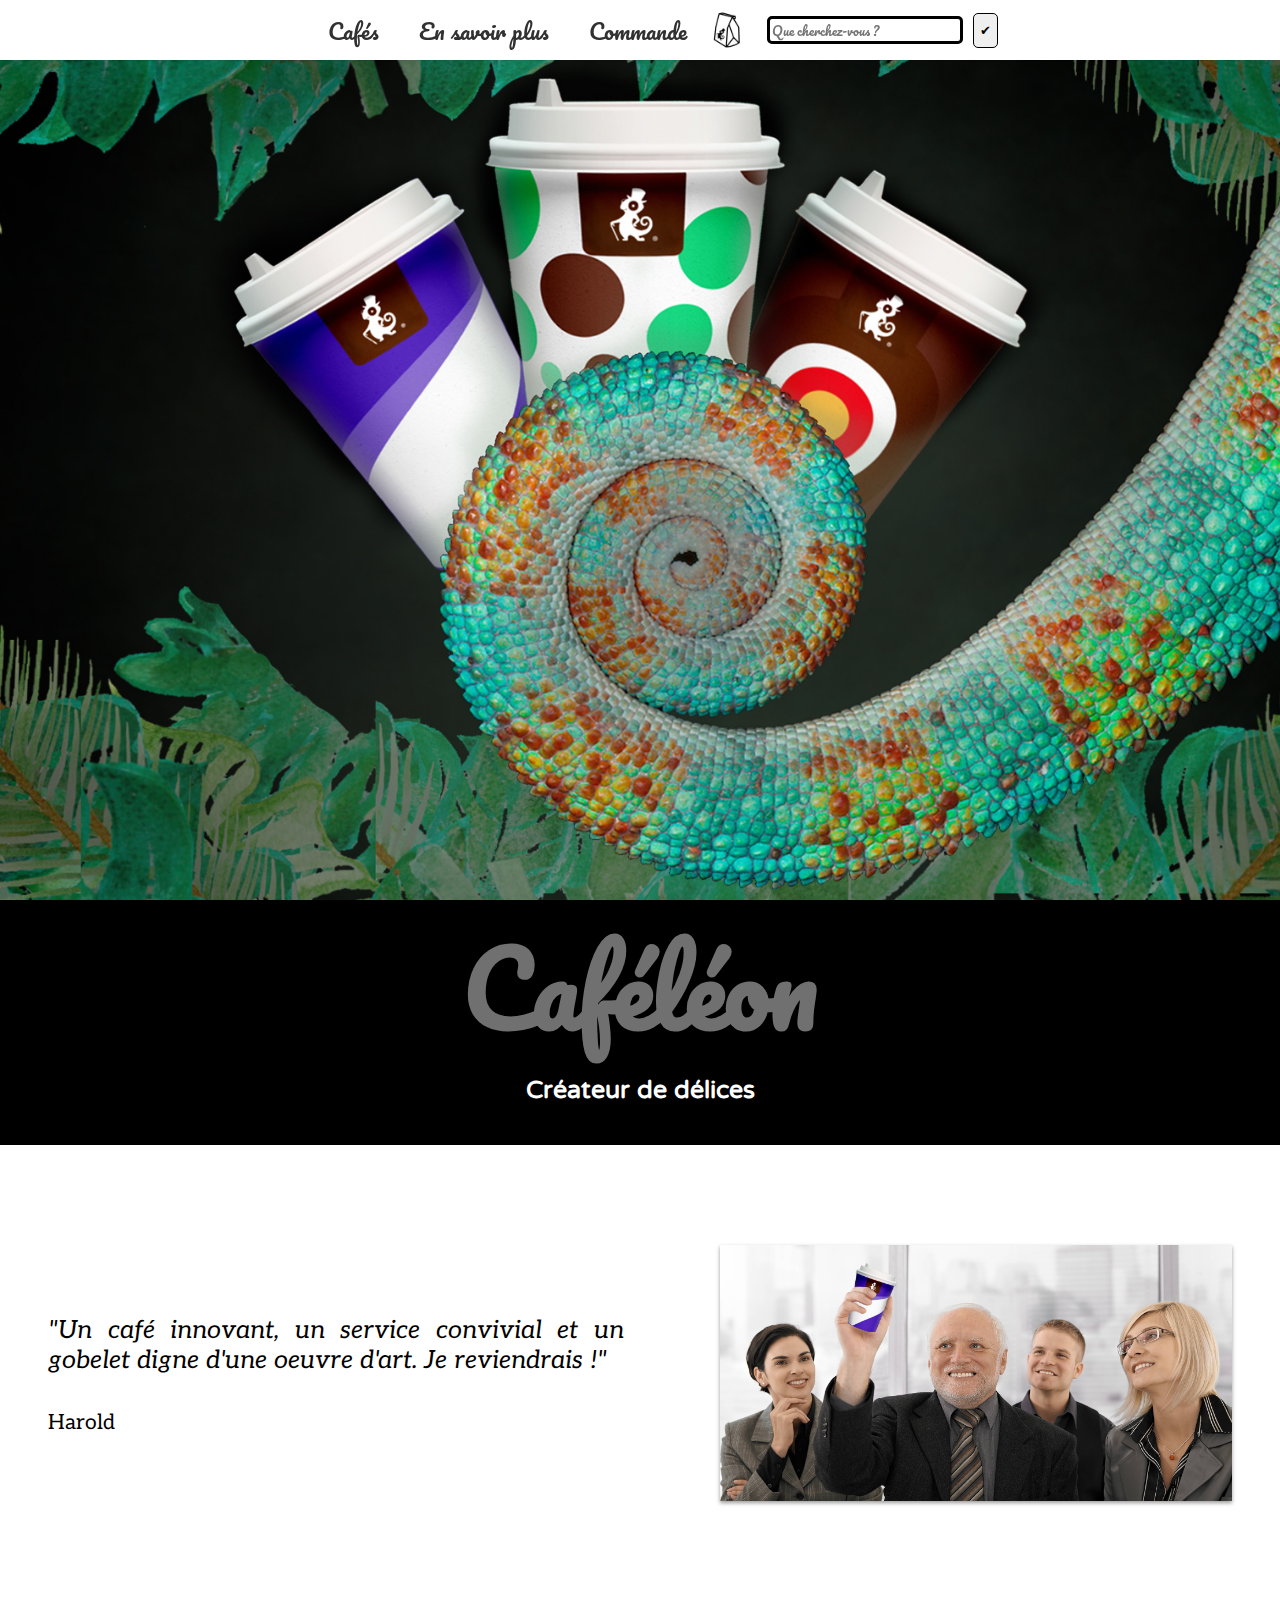
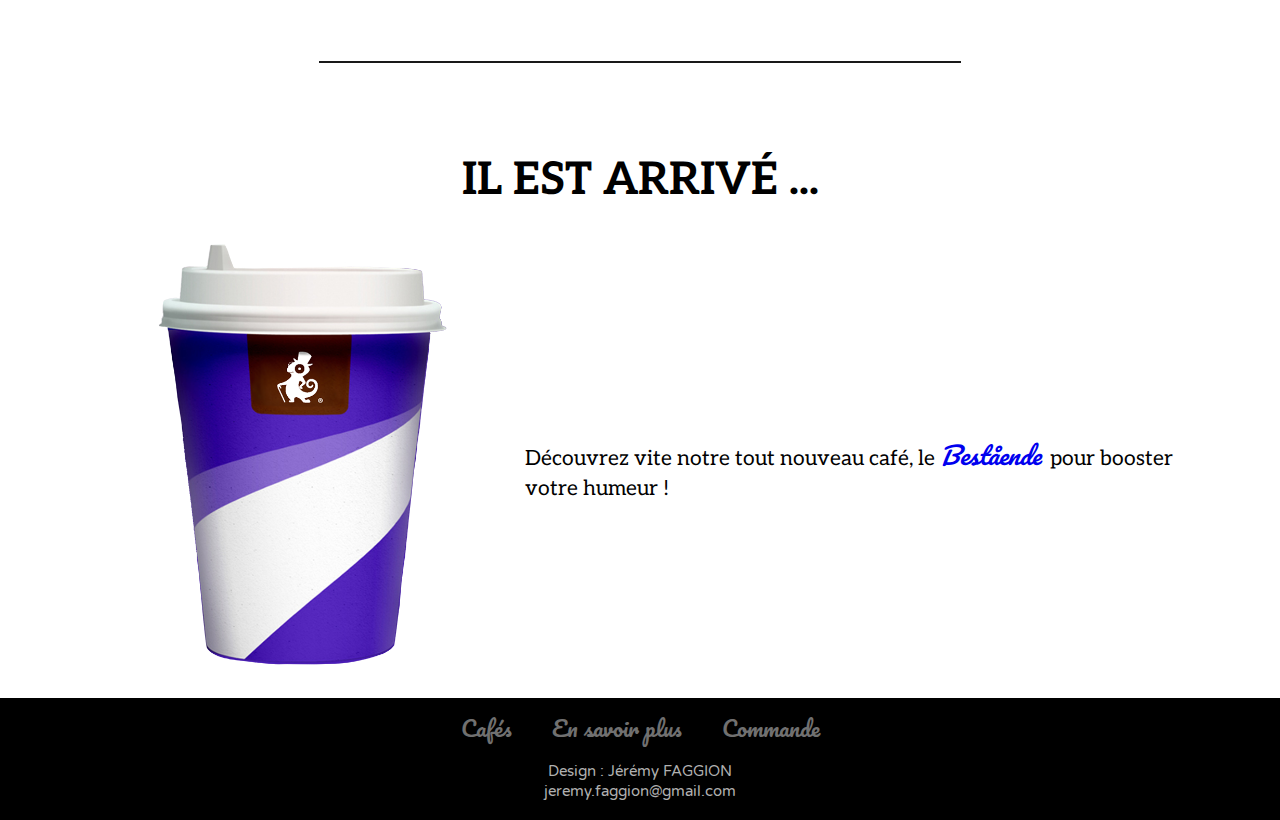
<file: CAFÉLÉON/index.html>
<!DOCTYPE html>
<html lang="fr">
<head>
	<meta charset="utf-8">
	<title>Caféléon</title>
	<link rel="icon" href="style/images/PurpleCafe.png">
	<link rel="stylesheet" href="style/style.css">
</head>

<body>
<img id="symbole-plus" src="style/images/plus.png" alt="symbole menu">
<div class="jungle"></div>
<div class="navbar">
	<nav class="nav-menu">
	  <ul class="choices">
	  	<li><a href="cafes.html">Cafés</a></li>
	  	<li><a href="infos.html">En savoir plus</a></li>
			<li><a href="commande.html">Commande</a></li>
			<li><a href="commande.html"><img id="panier" src="style/images/panier.png" alt="Panier"></a></li>
			<li>
				<div class="wrap">
		    	<div class="search">
			      <input type="text" class="searchTerm" placeholder="Que cherchez-vous ?">
			      <button type="submit" class="searchButton">
			      ✔
			     	</button>
		   		</div>
				</div>
			</li>
	  </ul>
	</nav>
</div>

<div class="punchline">
<h1>Caféléon</h1>
<h2>Créateur de délices</h2>
</div>

<main>
<div class="avis">
	<div class="harold">
	<p id="citation">"Un café innovant, un service convivial et un gobelet digne d'une oeuvre d'art. Je reviendrais !"</p>
	<p id="prenom">Harold</p>
	</div>
	<img id="image-harold" src="style/images/harold.jpg" alt="image harold">
</div>
<div class="trait">
<hr>
</div>

<div class="suspens">
<h1>Il est arrivé <i>.</i><i>.</i><i>.</i></h1>
</div>

<div class="promo">
	<img id="image-cafe" src="style/images/PurpleCafe.png" alt="Image de Café">
	<div class="texte-promo">
	  <p> Découvrez vite notre tout nouveau café, le <a href="cafes.html"><i>Bestående</i></a> pour booster votre humeur !</p>
	</div>
</div>
</main>

<footer>
<ul class="footer-choices">
	  	<li><a href="cafes.html">Cafés</a></li>
	  	<li><a href="infos.html">En savoir plus</a></li>
	  	<li><a href="commande.html">Commande</a></li>
</ul>
<p>Design : Jérémy FAGGION</p>
<p>jeremy.faggion@gmail.com</p>
</footer>

</body>
</html>
</file>
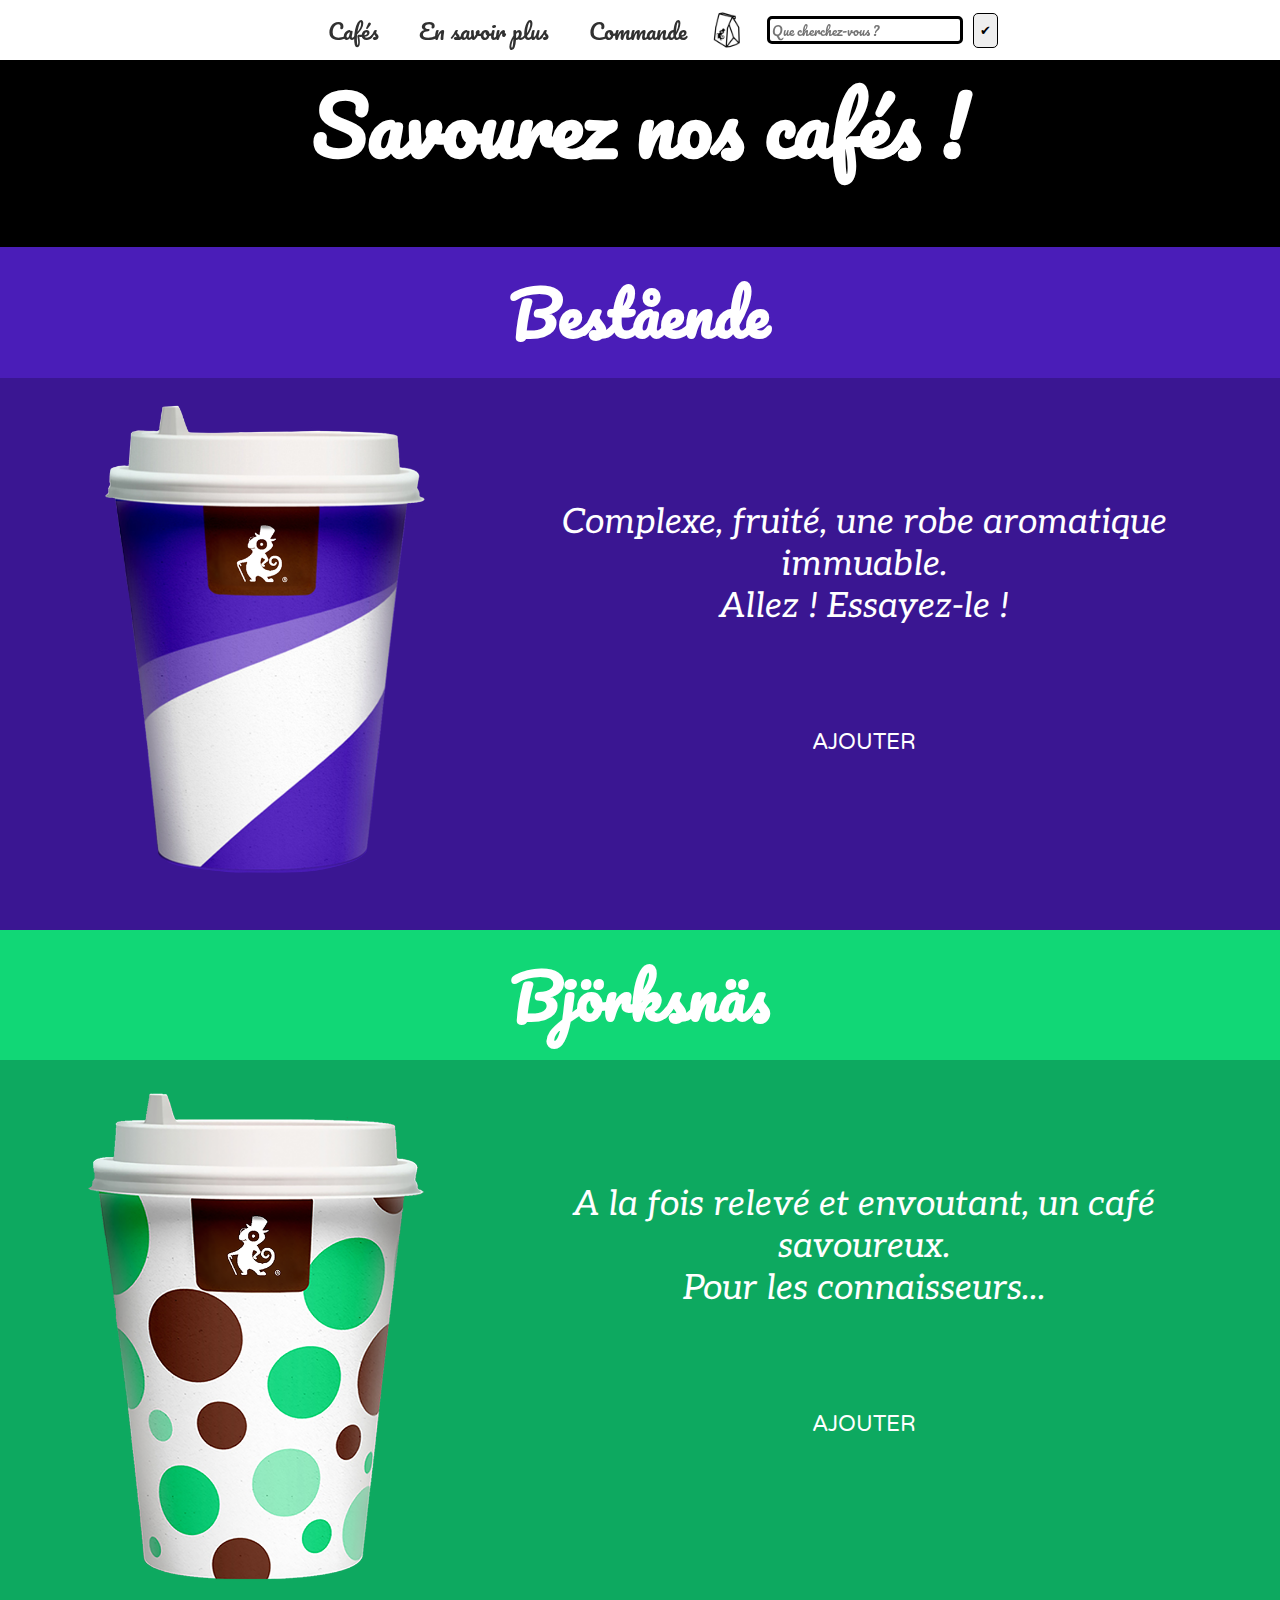
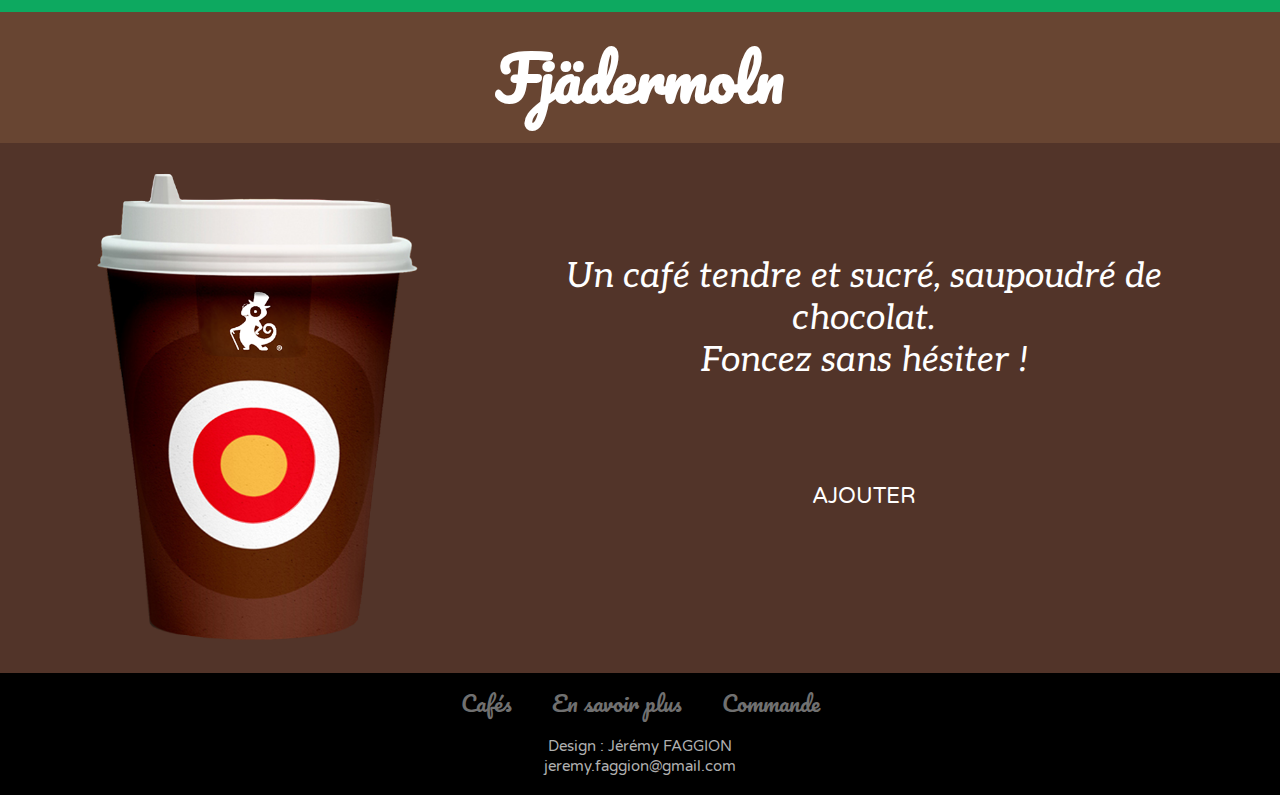
<file: CAFÉLÉON/cafes.html>
<!DOCTYPE html>
<html lang="fr">
<head>
	<meta charset="utf-8">
	<title>Caféléon</title>
	<link rel="icon" href="style/images/PurpleCafe.png">
	<link rel="stylesheet" href="style/style.css">
</head>


<body>
<img id="symbole-plus" src="style/images/plus.png" alt="symbole menu">
<div class="navbar">
	<nav class="nav-menu">
	  <ul class="choices">
	  	<li><a href="cafes.html">Cafés</a></li>
	  	<li><a href="infos.html">En savoir plus</a></li>
			<li><a href="commande.html">Commande</a></li>
			<li><a href="commande.html"><img id="panier" src="style/images/panier.png" alt="Panier"></a></li>
			<li>
				<div class="wrap">
		    	<div class="search">
			      <input type="text" class="searchTerm" placeholder="Que cherchez-vous ?">
			      <button type="submit" class="searchButton">
			      ✔
			     	</button>
		   		</div>
				</div>
			</li>
	  </ul>
	</nav>
</div>


<div class="Nos-Cafes"><h1>Savourez nos cafés <i>!</i></h1></div>

<main>

<div class="PurpleCafe">
	<div class="Titre-Purple-Cafe"><h1 id="Nom-Suedois">Bestående</h1></div>
	<div class="Display-Cafe-Texte">
		<img src="style/images/PurpleCafe.png" alt="Café violet">
		<div class="Texte">
			<p>Complexe, fruité, une robe aromatique immuable.</p>
			<p>Allez ! Essayez-le !</p>
			<div class="Bouton-Ajouter">
		  	<a href=""><p>Ajouter</p>
		    <svg height="150" width="150">
		    <circle cx="75" cy="75" r="60" />
		    </svg></a>
			</div>
		</div>
	</div>
</div>

<div class="GreenCafe">
	<div class="Titre-Green-Cafe"><h1 id="Nom-Suedois">Björksnäs</h1></div>
	<div class="Display-Cafe-Texte">
		<img src="style/images/GreenCafe.png" alt="Café vert">
		<div class="Texte">
			<p>A la fois relevé et envoutant, un café savoureux.</p>
			<p>Pour les connaisseurs...</p>
			<div class="Bouton-Ajouter">
		  	<a href=""><p>Ajouter</p>
		    <svg height="150" width="150">
		    <circle cx="75" cy="75" r="60" />
		    </svg></a>
			</div>
		</div>
	</div>
</div>

<div class="BrownCafe">
	<div class="Titre-Brown-Cafe"><h1 id="Nom-Suedois">Fjädermoln</h1></div>
	<div class="Display-Cafe-Texte">
		<img src="style/images/BrownCafe1.png" alt="Café marron">
		<div class="Texte">
			<p>Un café tendre et sucré, saupoudré de chocolat.</p>
			<p>Foncez sans hésiter !</p>
			<div class="Bouton-Ajouter">
		  	<p>Ajouter</p>
		    <svg height="150" width="150">
		    <circle cx="75" cy="75" r="60" />
		    </svg>
			</div>
		</div>
	</div>
</div>


</main>

<footer>
<ul class="footer-choices">
	  	<li><a href="cafes.html">Cafés</a></li>
	  	<li><a href="infos.html">En savoir plus</a></li>
	  	<li><a href="commande.html">Commande</a></li>
</ul>
<p>Design : Jérémy FAGGION</p>
<p>jeremy.faggion@gmail.com</p>
</footer>

</body>
</html>
</file>
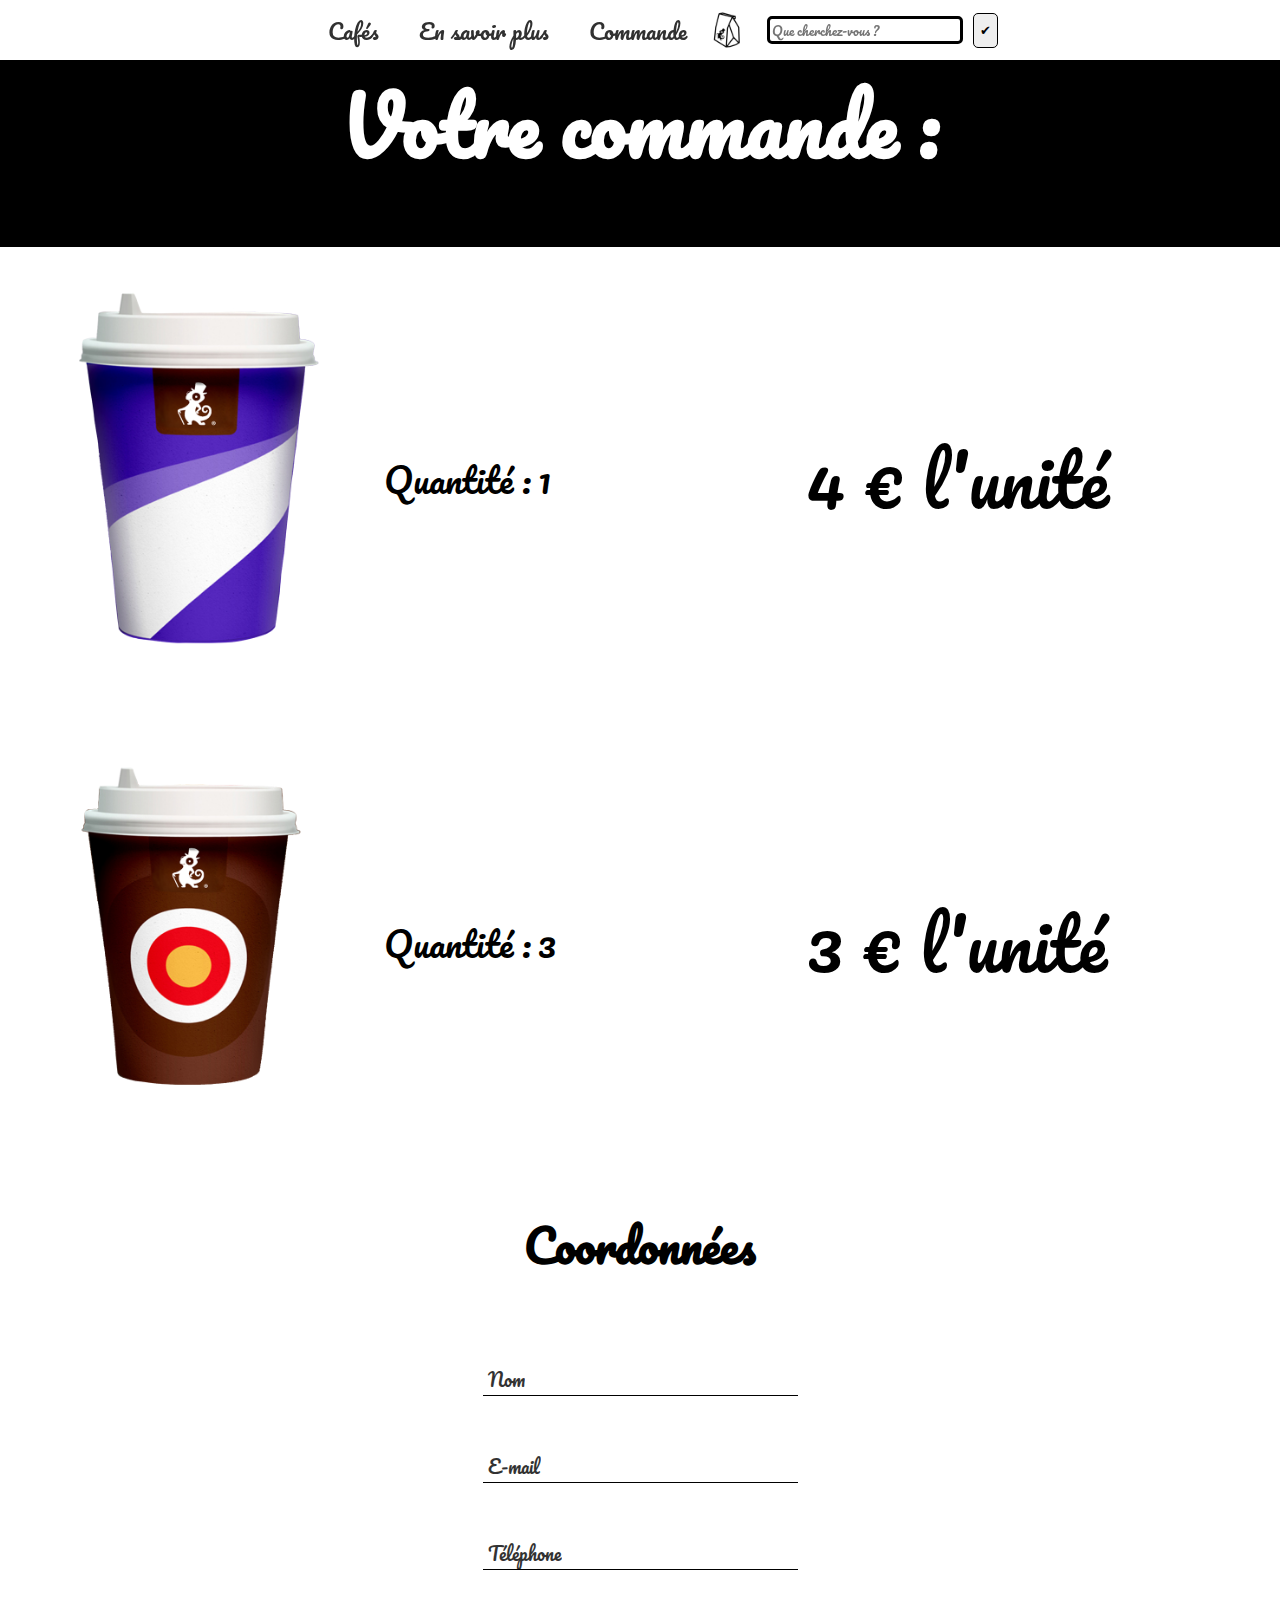
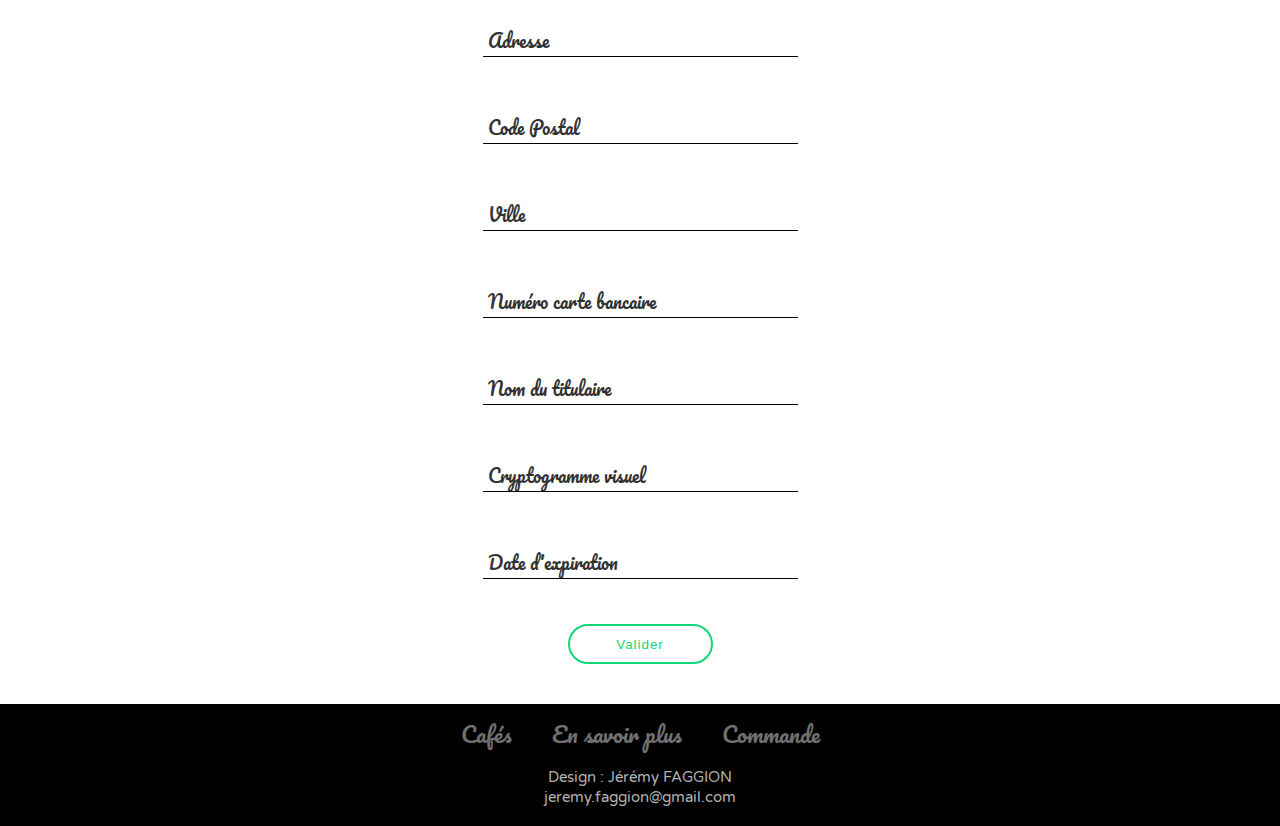
<file: CAFÉLÉON/commande.html>
<!DOCTYPE html>
<html lang="fr">
<head>
	<meta charset="utf-8">
	<title>Caféléon</title>
	<link rel="icon" href="style/images/PurpleCafe.png">
	<link rel="stylesheet" href="style/style.css">
</head>


<body>
<img id="symbole-plus" src="style/images/plus.png" alt="symbole menu">
<div class="navbar">
	<nav class="nav-menu">
	  <ul class="choices">
	  	<li><a href="cafes.html">Cafés</a></li>
	  	<li><a href="infos.html">En savoir plus</a></li>
			<li><a href="commande.html">Commande</a></li>
			<li><a href="commande.html"><img id="panier" src="style/images/panier.png" alt="Panier"></a></li>
			<li>
				<div class="wrap">
		    	<div class="search">
			      <input type="text" class="searchTerm" placeholder="Que cherchez-vous ?">
			      <button type="submit" class="searchButton">
			      ✔
			     	</button>
		   		</div>
				</div>
			</li>
	  </ul>
	</nav>
</div>

<div class="Titre-Commande"><h1>Votre commande <i>:</i></h1></div>

<main>

<div class="commande">
	<div class="commande-ligne">
		<img src="style/images/PurpleCafe.png" alt="Café violet">
		<p id="qte">Quantité : </p>
		<input class="quantité" type="number" value="1" name="quantity" min="1" max="5">
		<p id="prix">4 € l'unité</p>
	</div>

	<div class="commande-ligne">
		<img src="style/images/BrownCafe.png" alt="Café marron">
		<p id="qte">Quantité : </p>
		<input class="quantité" type="number" value="3" name="quantity" min="1" max="5">
		<p id="prix">3 € l'unité</p>
	</div>

	<h1>Coordonnées</h1>

	<div class="coord">
		<form>
			<div class="group">      
	      <input type="text" required>
	      <span class="highlight"></span>
	      <span class="bar"></span>
	      <label>Nom</label>
    	</div>

			<div class="group">      
	      <input type="email" required>
	      <span class="highlight"></span>
	      <span class="bar"></span>
	      <label>E-mail</label>
    	</div>

			<div class="group">      
	      <input type="text" required>
	      <span class="highlight"></span>
	      <span class="bar"></span>
	      <label>Téléphone</label>
    	</div>

			<div class="group">      
	      <input type="text" required>
	      <span class="highlight"></span>
	      <span class="bar"></span>
	      <label>Adresse</label>
    	</div>

			<div class="group">      
	      <input type="text" required>
	      <span class="highlight"></span>
	      <span class="bar"></span>
	      <label>Code Postal</label>
    	</div>

			<div class="group">      
	      <input type="text" required>
	      <span class="highlight"></span>
	      <span class="bar"></span>
	      <label>Ville</label>
    	</div>

			<div class="group">      
	      <input type="text" required>
	      <span class="highlight"></span>
	      <span class="bar"></span>
	      <label>Numéro carte bancaire</label>
    	</div>

			<div class="group">      
	      <input type="text" required>
	      <span class="highlight"></span>
	      <span class="bar"></span>
	      <label>Nom du titulaire</label>
    	</div>

			<div class="group">      
	      <input type="text" required>
	      <span class="highlight"></span>
	      <span class="bar"></span>
	      <label>Cryptogramme visuel</label>
    	</div>

			<div class="group">      
	      <input type="text" required>
	      <span class="highlight"></span>
	      <span class="bar"></span>
	      <label>Date d'expiration</label>
    	</div>

			<div class="container">
			  <button id="button">Valider</button>
			</div>
		</form>
	</div>
</div>

</main>

<footer>
<ul class="footer-choices">
	  	<li><a href="cafes.html">Cafés</a></li>
	  	<li><a href="infos.html">En savoir plus</a></li>
	  	<li><a href="commande.html">Commande</a></li>
</ul>
<p>Design : Jérémy FAGGION</p>
<p>jeremy.faggion@gmail.com</p>
</footer>

</body>
</html>
</file>
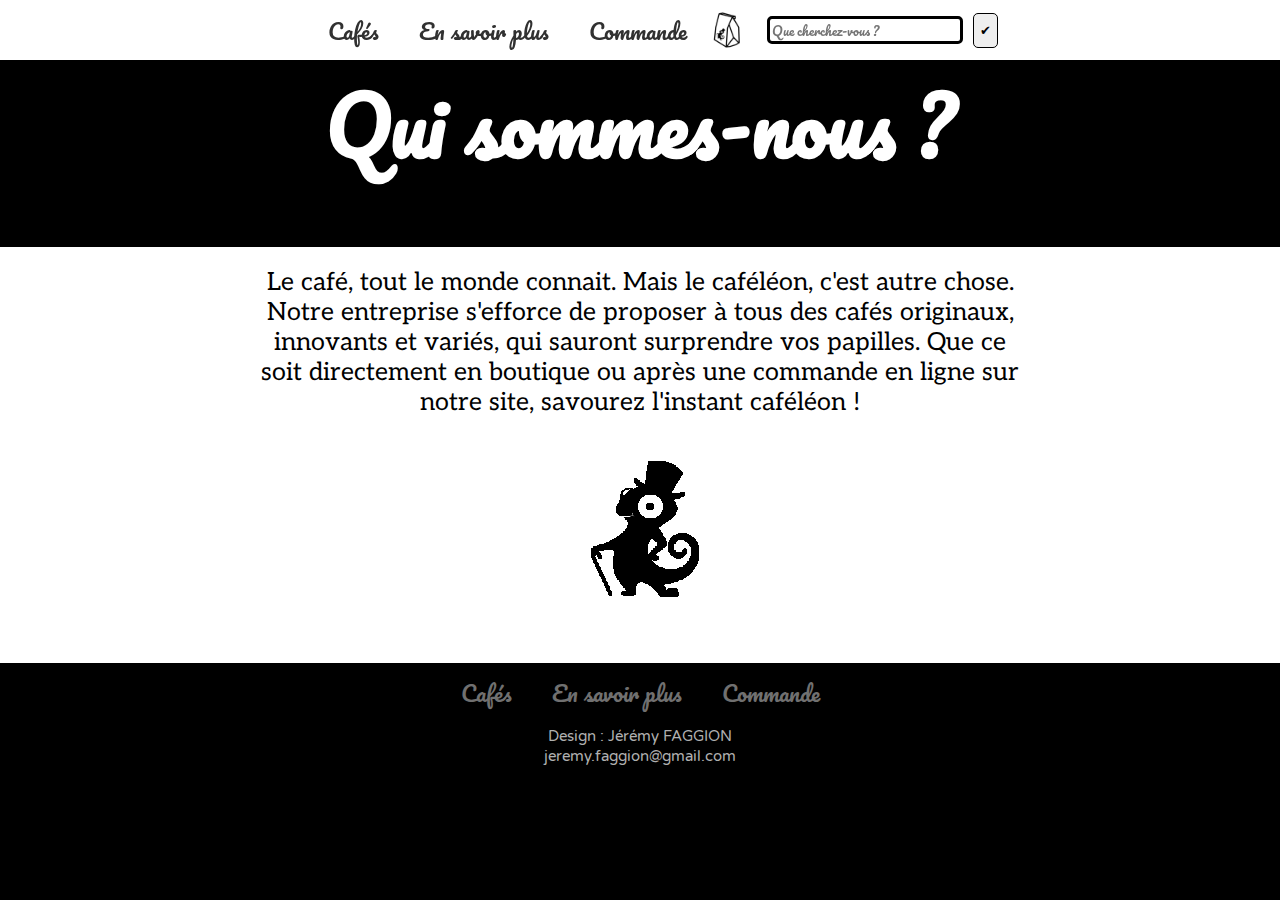
<file: CAFÉLÉON/infos.html>
<!DOCTYPE html>
<html lang="fr">
<head>
	<meta charset="utf-8">
	<title>Caféléon</title>
	<link rel="icon" href="style/images/PurpleCafe.png">
	<link rel="stylesheet" href="style/style.css">
</head>


<body>
<img id="symbole-plus" src="style/images/plus.png" alt="symbole menu">
<div class="navbar">
	<nav class="nav-menu">
	  <ul class="choices">
	  	<li><a href="cafes.html">Cafés</a></li>
	  	<li><a href="infos.html">En savoir plus</a></li>
			<li><a href="commande.html">Commande</a></li>
			<li><a href="commande.html"><img id="panier" src="style/images/panier.png" alt="Panier"></a></li>
			<li>
				<div class="wrap">
		    	<div class="search">
			      <input type="text" class="searchTerm" placeholder="Que cherchez-vous ?">
			      <button type="submit" class="searchButton">
			      ✔
			     	</button>
		   		</div>
				</div>
			</li>
	  </ul>
	</nav>
</div>

<div class="Titre-Infos"><h1>Qui sommes-nous <i>?</i></h1></div>

<main>

<div class="infos">
		<p class="texte-infos">Le café, tout le monde connait. Mais le caféléon, c'est autre chose. Notre entreprise s'efforce de proposer à tous des cafés originaux, innovants et variés, qui sauront surprendre vos papilles. Que ce soit directement en boutique ou après une commande en ligne sur notre site, savourez l'instant caféléon !</p>
	<img src="style/images/cameleonBlack.png" alt="logo du caméléon">
</div>

</main>

<footer>
<ul class="footer-choices">
	  	<li><a href="cafes.html">Cafés</a></li>
	  	<li><a href="infos.html">En savoir plus</a></li>
	  	<li><a href="commande.html">Commande</a></li>
</ul>
<p>Design : Jérémy FAGGION</p>
<p>jeremy.faggion@gmail.com</p>
</footer>

</body>
</html>
</file>
<file: CAFÉLÉON/style/style.css>
/********** GENERAL ***********/

@import url('https://fonts.googleapis.com/css?family=Varela+Round|Roboto:300i|Aleo:300i,400,700|Pacifico');

@media all and (orientation: portrait){
  #symbole-plus {
  z-index: 2;
  position: fixed;
  height: 60px;
  width: auto;
  margin-top: 1%;
  left: 50%;
  opacity: .6;
  }
}

body, html {
  height: 100%;
  margin: 0;
}


body {
  background-color: black;
}

a {
  text-decoration: none;
}

ul, li {
  margin: 0;
  padding: 0;
}



#symbole-plus {
  z-index: 2;
  position: fixed;
  height: 20px;
  width: auto;
  margin-top: 1%;
  left: 50%;
  opacity: 0;
  animation:opacitychange 4s infinite alternate;
}

@keyframes opacitychange {
  0% {
    
    opacity: 0;
    transition: 1s ;
  }
  
  50% {
    
    opacity: 0.5;
    transition: 2s ;
  }
 
  100% {
    
    opacity: 1;
    transition: 1s ;
  }
}



.navbar {
  z-index: 3;
  background-color: white;
  position: fixed;
  margin-top: 0;
  width: 100%;
  height: 60px;
  left: 0;
  top: 0%;
  border: 0;
  box-shadow: 0 0 2px 0 hsla(0, 0%, 0%, 0.2);
  opacity: 0;
  display: flex;
  justify-content: center;
  align-items: center;
  flex-direction: row;
  transition: 0.3s;
}

.nav-menu {
  margin-left: 2%;
  max-width: 100%;
  max-height: 80%;
}

.choices {
  width: inherit;
  height: inherit;
  display: flex;
  justify-content: center;
  align-items: center;
}

.choices li {
  list-style: none;
  display: inline-flex;
  justify-content: center;
  align-items: center;
  max-height: inherit;
  font-family: 'Pacifico', cursive;
  font-size: 22px;
  margin: 0 20px;
  padding: 0;
}

.choices li:last-child {
  margin: 0;
}

.choices li:nth-child(3) {
  margin-right: 0;
}

.choices li a {
  display: flex;
  justify-content: center;
  align-items: center;
  text-decoration: none;
  padding: 0;
  margin: 0;
  max-height: 100%;
  max-width: none; 
  color:#313131;
  animation:colorchange 30s infinite alternate;
}

@keyframes colorchange {
  0% {
    
    color: #10ac63;
  }
  
  10% {
    
    color: #94edc1;
  }
  
  20% {
    
    color: #5d281a;
  }
  
  30% {
    
    color: #d35400;
  }
  
  40% {
    
    color: #3a1694;
  }
  
  50% {
    
    color: #0eb567;
  }
  
  60% {
    
    color: #1874c1;
  }
  
  70% {
    
    color: #f6d901;
  }
  80% {
 
    color: #f6328e;
  }
  
  90% {
 
    color: #452683;
  }
  
  100% {
    
    color: #e90611;
  }
}

.choices li:nth-child(1) a:hover, li:nth-child(2) a:hover, li:nth-child(3) a:hover {
  transform: scale(1.1)
}


#panier {
  padding: 0;
  height: 40px;
  width: auto;
}

.navbar:hover {
    transition: 0.5s ;
    opacity: 1;
    cursor: pointer;
}

main {
  background: white;
  margin: 0;
  padding: 0;
}


footer {
  background: black;
  color: white;
  display: flex;
  flex-direction: column;
  justify-content: center;
  align-items: center;
}

.footer-choices {
  margin: 10px auto 15px auto;
  display: flex;
  justify-content: center;
  align-items: center;
}

.footer-choices li {
  list-style: none;
  display: inline-flex;
  justify-content: center;
  align-items: center;
  max-height: inherit;
  font-family: 'Pacifico', cursive;
  font-size: 22px;
  margin: 0 20px;
  padding: 0;
}

.footer-choices li a {
  text-decoration: none;
  color: #707070;
}

.footer-choices li a:hover {
  transform: scale(1.1);
}

footer p {
  color: #B0B0B0;
  margin: 0 auto 2px auto;
  font-family: 'Varela Round', sans-serif;
  font-size: 15px;
}

footer p:last-child {
  margin-bottom: 20px;
}




/*********** INDEX **********/
.jungle{
  background-image: url("images/BackgroundMain.jpg");
  background-position: center;
  background-repeat: no-repeat;
  background-size: cover;
  border: solid black 2px;
  z-index: 1;
  height: 100%;
  border: 0;
  box-shadow: 0 0 4px 0 hsla(0, 0%, 0%, 0.2);
}

.punchline {
  display: flex;
  flex-direction: column;
  justify-content: center;
  align-items: center;
  margin: 0 auto 0 auto;
  padding: 0;
  color: white;
}

.punchline h1 {
  font-family: 'Pacifico', cursive;
  font-size: 100px;
  margin: 0;
  padding: 0;
  color: #707070;
}

.punchline h1:hover {
  cursor: pointer;
  transform: scale(1.1);
  transition: 1.4s;
  animation:colorchange 30s infinite alternate;
}

.punchline h2 {
  font-family: 'Varela Round', sans-serif;
  font-size: 25px;
  margin: 0;
  padding: 0;
}

.avis {
  display: flex;
  flex-direction: row;
  justify-content: center;
  align-items: center;
  margin: 40px auto 0 auto;
  padding: 0;
  color: black;
}

.harold {
  display: flex;
  flex-direction: column;
  width: 45%;
  height: auto;
  margin: 0 auto;
}

#citation {
  font-family: 'Aleo', serif;
  font-style: italic;
  font-size: 25px;
  text-align: justify;
}

#prenom {
  font-family: 'Aleo', serif;
  font-size: 21px;
  font-style: normal;
  margin-top: 10px;
}

#image-harold {
  width: 40%;
  height: 100%;
  margin: 100px auto;
  box-shadow: 0 2px 4px  hsla(0, 0%, 0%, 0.4);
}

.trait {
  display: flex;
  justify-content: center;
  align-items: center;
  margin: 20px auto;
  padding: 0;
}

.trait hr {
  margin: 40px auto;
  padding: 0;
  border: solid black 1px;
  width: 50%;
  opacity: .9;
}

.suspens {
  display: flex;
  justify-content: center;
  align-items: center;
  margin: 0 auto;
  padding: 0;
}

.suspens i:first-child {
  font-style: normal;
  animation:colorchange 10s infinite alternate;
}

.suspens i {
  font-style: normal;
  animation:colorchange 20s infinite alternate;
}

.suspens i:last-child {
  font-style: normal;
  animation:colorchange 30s infinite alternate;
}

.suspens h1 {
  font-family: 'Aleo', serif;
  text-transform: uppercase;
  font-size: 45px;
}

.promo {
  display: flex;
  flex-direction: row;
  justify-content: center;
  align-items: center;
  margin: 0 5% 0 5%;
  padding: 0;
  color: black;
}

#image-cafe {
  width: 40%;
  height: auto;
  margin: 0 auto;
}

.texte-promo {
  margin: 0 auto;
  font-size: 25px;
}

.texte-promo p {
  font-family: 'Aleo', serif;
  font-size: 21px;
  font-style: normal;
}

.texte-promo i {
  font-family: 'Pacifico', cursive;
  margin-right: 4px;
  font-size: 24px;
  animation:colorchange 30s infinite alternate; 
}






/********** CAFES **********/


.Nos-Cafes {
  margin: 0;
  padding: 0;
  display: flex;
  justify-content: center;
  align-items: center;
  color: white;
  font-family: 'Pacifico', cursive;
  font-size: 40px;
}

.Nos-Cafes i {
  font-style: normal;
  animation:colorchange 30s infinite alternate;
}

.PurpleCafe {
  height: auto;
  width: auto;
  margin: 0;
  padding: 0;
  display: flex;
  flex-direction: column;
  justify-content: flex-start;
  align-items: center;
  background: #3a1692;
}

.GreenCafe {
  height: auto;
  width: auto;
  margin: 0;
  padding: 0;
  display: flex;
  flex-direction: column;
  justify-content: flex-start;
  align-items: center;
  background: #0da960;
}

.BrownCafe {
  height: inherit;
  width: inherit;
  margin: 0;
  padding: 0;
  display: flex;
  flex-direction: column;
  justify-content: flex-start;
  align-items: center;
  background: #523429;
}

.Titre-Purple-Cafe {
  text-align: center;
  width: 100%;
  margin: 0;
  padding: 0;
  background: #4a1db8;
}

.Titre-Green-Cafe {
  text-align: center;
  width: 100%;
  margin: 0;
  padding: 0;
  background: #11d776;
}

.Titre-Brown-Cafe {
  text-align: center;
  width: 100%;
  margin: 0;
  padding: 0;
  background: #684532;
}

#Nom-Suedois {
  font-family: 'Pacifico', cursive;
  font-size: 60px;
  color: white;
  margin: 1% auto;
  padding: 0;
}

.Display-Cafe-Texte {
  display: flex;
  flex-direction: row;
  justify-content: flex-start;
  align-items: center;
  margin: 20px 0 20px 0;
  padding: 0;
  max-height: inherit;
  max-width: inherit;
}

.Display-Cafe-Texte img {
  max-width: 40%;
  height: auto;
}

.Texte {
  display: flex;
  flex-direction: column;
  max-height: 70%;
  margin: 0 5% 0 0;
}

.Texte p {
  text-align: center;
  font-family: 'Aleo', serif;
  font-size: 35px;
  font-style: italic;
  color: white;
  margin: 0 auto;
}


/*Inspiration pour le cercle: https://codepen.io/andrewwierzba/pen/JorzzV */

.Bouton-Ajouter {
  width: 130px;
  height: 130px;
  margin: 50px auto 0 auto;
  line-height: 50px;
  text-align: center;
  position: relative;
  transition: 0.3s;
}

.Bouton-Ajouter:hover {
  transform: scale(1.2);
  transition: 0.3s;
}

.Bouton-Ajouter p {
  animation:colorchange 30s infinite alternate;
  font-family: 'Varela Round', sans-serif;
  font-style: normal;
  text-transform: uppercase;
  font-size: 22px;
  margin: 0;
  position: absolute;
  top: 50%;
  left: 50%;
  margin-right: -50%;
  transform: translate(-50%, -50%);
}

.Bouton-Ajouter svg {
  margin: 0;
  position: absolute;
  top: 50%;
  left: 50%;
  margin-right: -50%;
  transform: translate(-50%, -50%);
}

.Bouton-Ajouter svg:hover {
  cursor : pointer;
}

svg circle {
  fill: none;
  animation:strokechange 30s infinite alternate;
  stroke-width: 4;
  stroke-dasharray: 400, 0;
  transition: all 0.8s ease-in-out;
}

.Bouton-Ajouter:hover svg circle {
  stroke-width: 8;
  stroke-dasharray: 35, 245;
  stroke-dashoffset: 38;
  transition: all 0.8s ease-in-out;
}

@keyframes strokechange {
  0% {
    
    stroke: #10ac63;
  }
  
  10% {
    
    stroke: #94edc1;
  }
  
  20% {
    
    stroke: #5d281a;
  }
  
  30% {
    
    stroke: #d35400;
  }
  
  40% {
    
    stroke: #3a1694;
  }
  
  50% {
    
    stroke: #0eb567;
  }
  
  60% {
    
    stroke: #1874c1;
  }
  
  70% {
    
    stroke: #f6d901;
  }
  80% {
 
    stroke: #f6328e;
  }
  
  90% {
 
    stroke: #452683;
  }
  
  100% {
    
    stroke: #e90611;
  }
}

/********** INFOS **********/

.Titre-Infos {
  margin: 0;
  padding: 0;
  display: flex;
  justify-content: center;
  align-items: center;
  color: white;
  font-family: 'Pacifico', cursive;
  font-size: 40px;
}

.Titre-Infos i {
  font-style: normal;
  animation:colorchange 30s infinite alternate;
}

.infos {
  margin: 0;
  padding: 0;
  display: flex;
  flex-direction: column;
  justify-content: center;
  align-items: center;
  background: white;
}

.texte-infos {
  font-family: 'Aleo', serif;
  font-size: 25px;
  font-style: normal;
  margin: 20px 20% 10px 20%;
  text-align: center;
}

.infos img {
  width: auto;
  height: 20%;
}


/********** COMMANDE **********/

.Titre-Commande {
  margin: 0;
  padding: 0;
  display: flex;
  justify-content: center;
  align-items: center;
  color: white;
  font-family: 'Pacifico', cursive;
  font-size: 40px;
}

.Titre-Commande i {
  font-style: normal;
  animation:colorchange 30s infinite alternate;
}


.commande {
  margin: 0;
  padding: 0;
  display: flex;
  flex-direction: column;
  justify-content: center;
  align-items: center;
  background: white;
}

.commande h1 {
  font-family: 'Pacifico', cursive;
  font-size: 45px;
}

.commande-ligne {
  margin: 40px auto;
  display: flex;
  flex-direction: row;
  justify-content: flex-start;
  align-items: center;
}

.commande-ligne img {
  width: 30%;
  height: auto;
}

#prix {
  margin: auto;
  font-family: 'Pacifico', cursive;
  font-size: 70px;
}

#qte {
  font-family: 'Pacifico', cursive;
  font-size: 35px;
  float: right;
}

.quantité {
  font-family: 'Pacifico', cursive;
  font-size: 35px;
  border: 0;
  margin-left: 5px;
}

.coord {
  margin: 40px auto;
  font-family: 'Pacifico', cursive;
}

/***************************/
.group { 
  position:relative; 
  margin-bottom:45px; 
}

.group input {
  font-size:18px;
  padding:10px 10px 10px 5px;
  display:block;
  width:300px;
  border:none;
  border-bottom:1px solid black;
}

.group input:focus { outline:none; }

.group label {
  color: black; 
  opacity: 0.8;
  font-size:18px;
  font-weight:normal;
  position:absolute;
  pointer-events:none;
  left:5px;
  top:10px;
  transition:0.2s ease all; 
}

.group input:focus ~ label, .group input:valid ~ label    {
  top:-20px;
  font-size:14px;
  color:black;
}

.bar  { position:relative; display:block; width:300px; }

.bar:before, .bar:after   {
  content:'';
  height:2px; 
  width:0;
  bottom:1px; 
  position:absolute;
  background:#11d776; 
  transition:0.2s ease all; 
}

.bar:before {
  left:50%;
}

.bar:after {
  right:50%; 
}

.group input:focus ~ .bar:before, .group input:focus ~ .bar:after {
  width:50%;
}

.highlight {
  position:absolute;
  height:60%; 
  width:100px; 
  top:25%; 
  left:0;
  pointer-events:none;
  opacity:0.5;
}

.group input:focus ~ .highlight {
  animation:inputHighlighter 0.3s ease;
}

@keyframes inputHighlighter {
  from { background:#11d776; }
  to  { width:0; background:transparent; }
}

/***************************/

.container {
  position:relative; 
  margin: auto;
  text-align: center;
}


.container button {
  outline:none;
  height: 40px;
  text-align: center;
  width: 145px;
  border-radius:40px;
  border: 2px solid #11d776;
  color:#11d776;
  letter-spacing:1px;
  cursor: pointer;
  transition: all 0.25s ease;
  background: white;
}


/********* Search *********/

.wrap{
  width: auto;
  max-height: 30px;
  position: relative;
}

.search {
  width: auto;
  max-height: inherit;
  position: relative;
  display: flex;
  flex-direction: row;
  align-items: center;
  justify-content: center;
}


.searchTerm {
  width: 100%;
  border: 3px solid;
  animation:bordercolorchange 30s infinite alternate;
  height: 20px;
  border-radius: 5px;
  outline: none;
  animation:colorchange 30s infinite alternate;
  font-family: 'Pacifico', cursive;
}

/*animation bordercolorchange*/
@keyframes bordercolorchange {
  0% {
    
    border-color: #10ac63;
  }
  
  10% {
    
    border-color: #94edc1;
  }
  
  20% {
    
    border-color: #5d281a;
  }
  
  30% {
    
    border-color: #d35400;
  }
  
  40% {
    
    border-color: #3a1694;
  }
  
  50% {
    
    border-color: #0eb567;
  }
  
  60% {
    
    border-color: #1874c1;
  }
  
  70% {
    
    border-color: #f6d901;
  }
  80% {
 
    border-color: #f6328e;
  }
  
  90% {
 
    border-color: #452683;
  }
  
  100% {
    
    border-color: #e90611;
  }
}

.searchTerm:focus{
  animation:colorchange 30s infinite alternate;
}

.searchButton {
  margin-left: 10px;
  position: relative;
  height: 35px;
  width: auto;
  border: 1px solid;
  animation:backgroundcolorchange 30s infinite alternate;
  animation:bordercolorchange 30s infinite alternate;
  color: black;
  border-radius: 5px;
  cursor: pointer;
  display: flex;
  align-items: center;
  justify-content: center;
}

/*animation backgroundcolorchange*/
@keyframes backgroundcolorchange {
  0% {
    
    background-color: #10ac63;
  }
  
  10% {
    
    background-color: #94edc1;
  }
  
  20% {
    
    background-color: #5d281a;
  }
  
  30% {
    
    background-color: #d35400;
  }
  
  40% {
    
    background-color: #3a1694;
  }
  
  50% {
    
    background-color: #0eb567;
  }
  
  60% {
    
    background-color: #1874c1;
  }
  
  70% {
    
    background-color: #f6d901;
  }
  80% {
 
    background-color: #f6328e;
  }
  
  90% {
 
    background-color: #452683;
  }
  
  100% {
    
    background-color: #e90611;
  }
}
</file>
